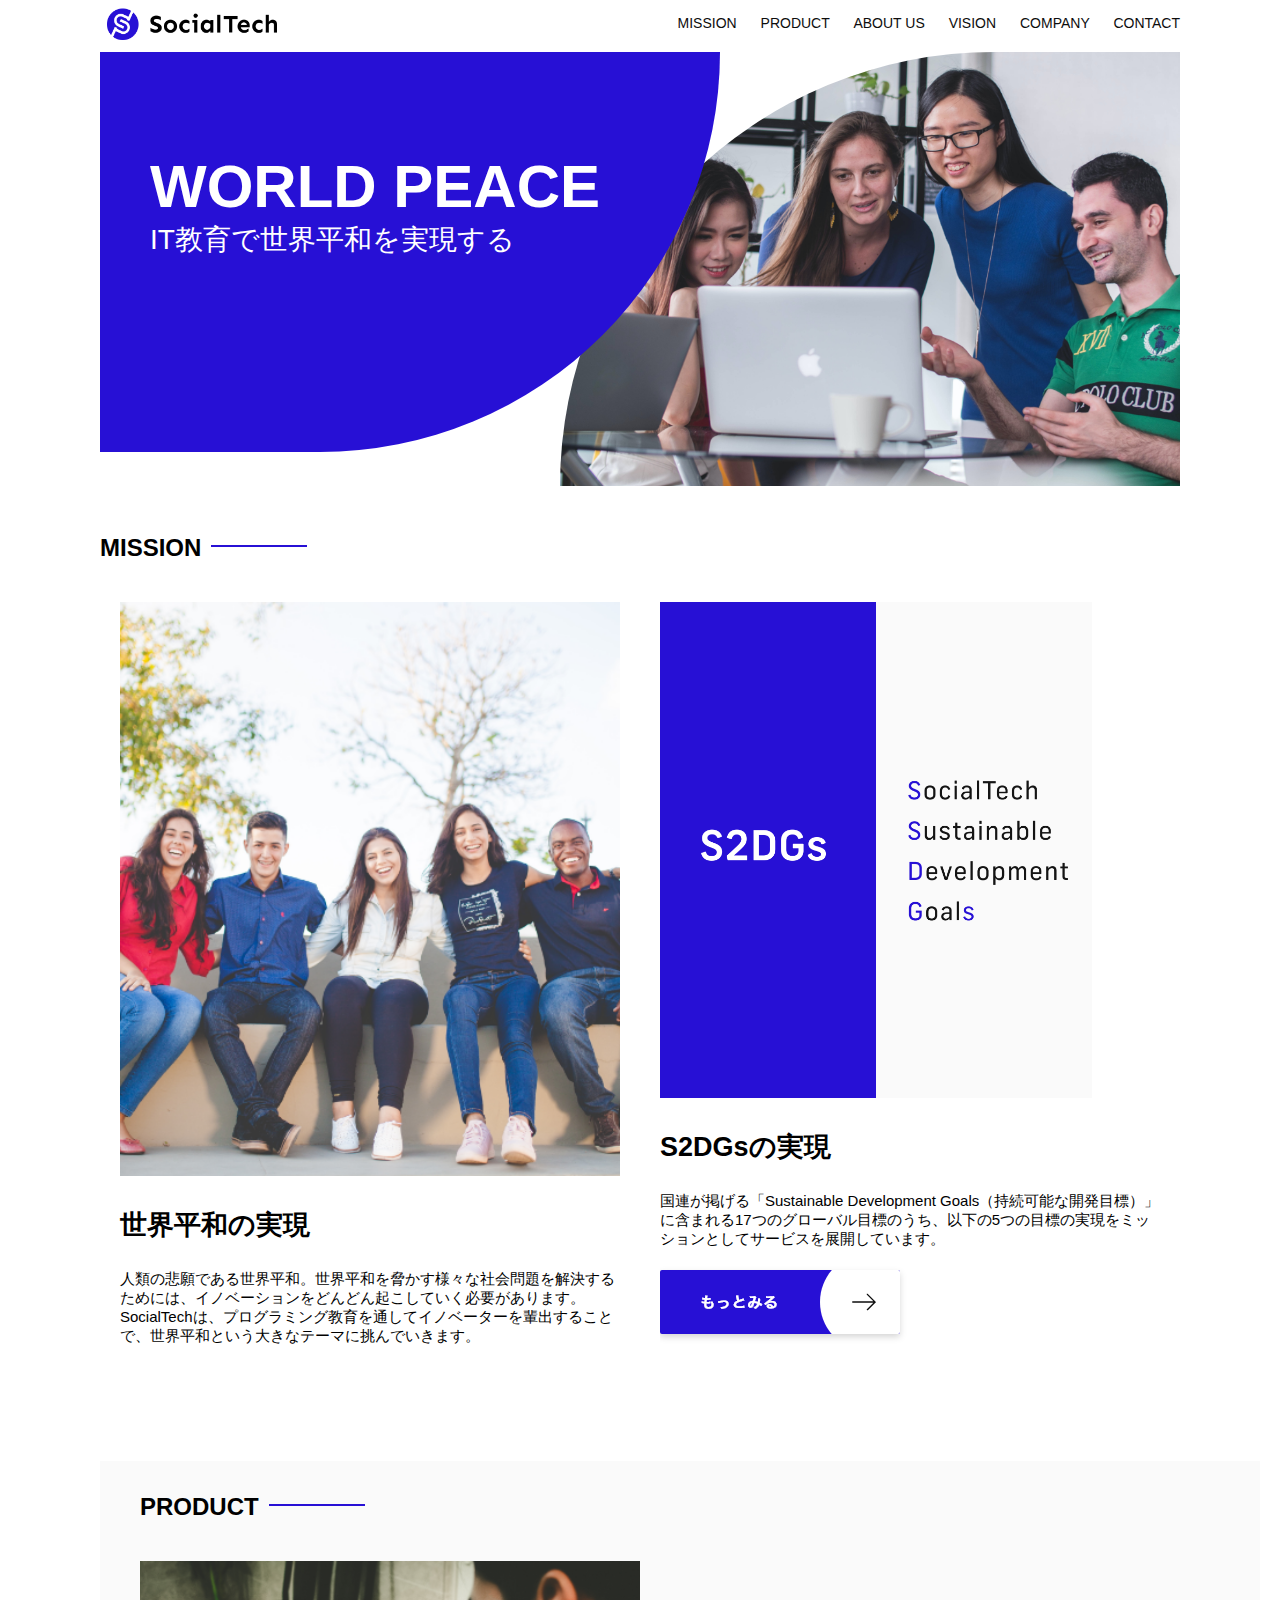
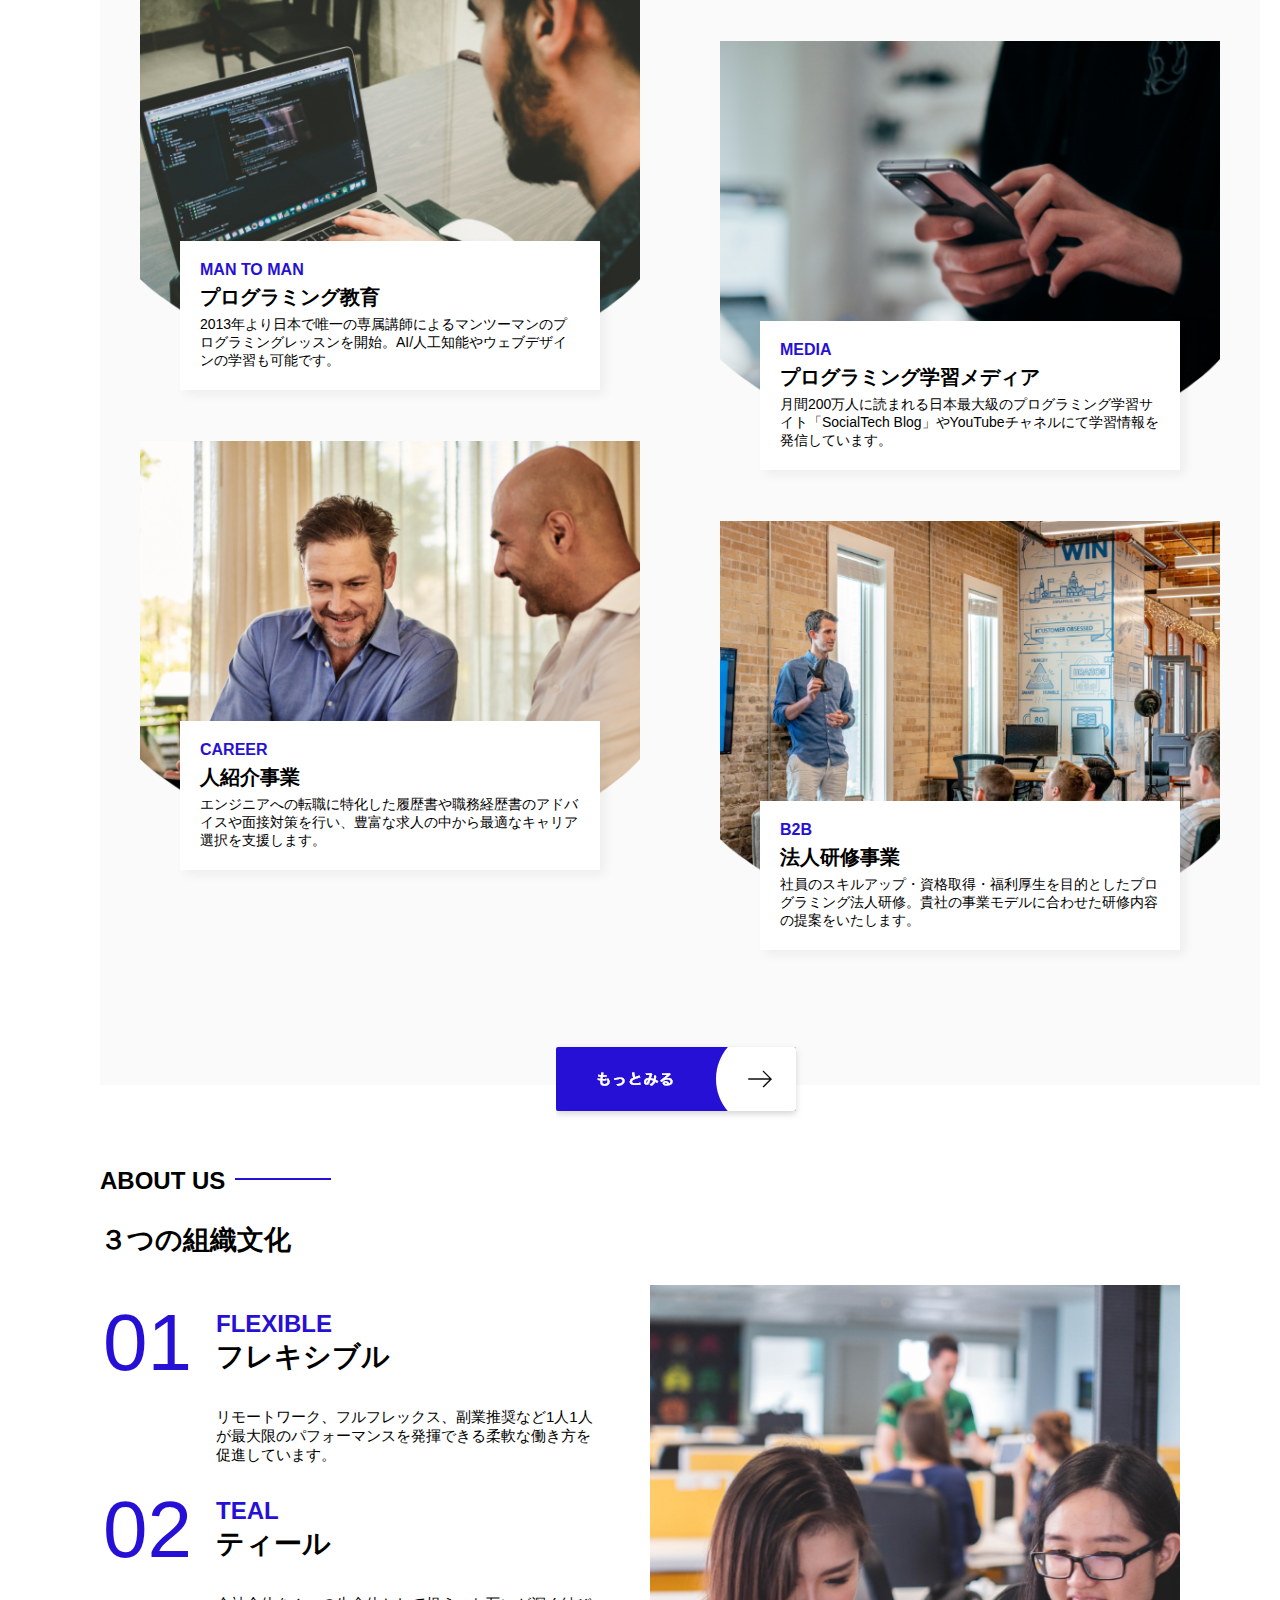
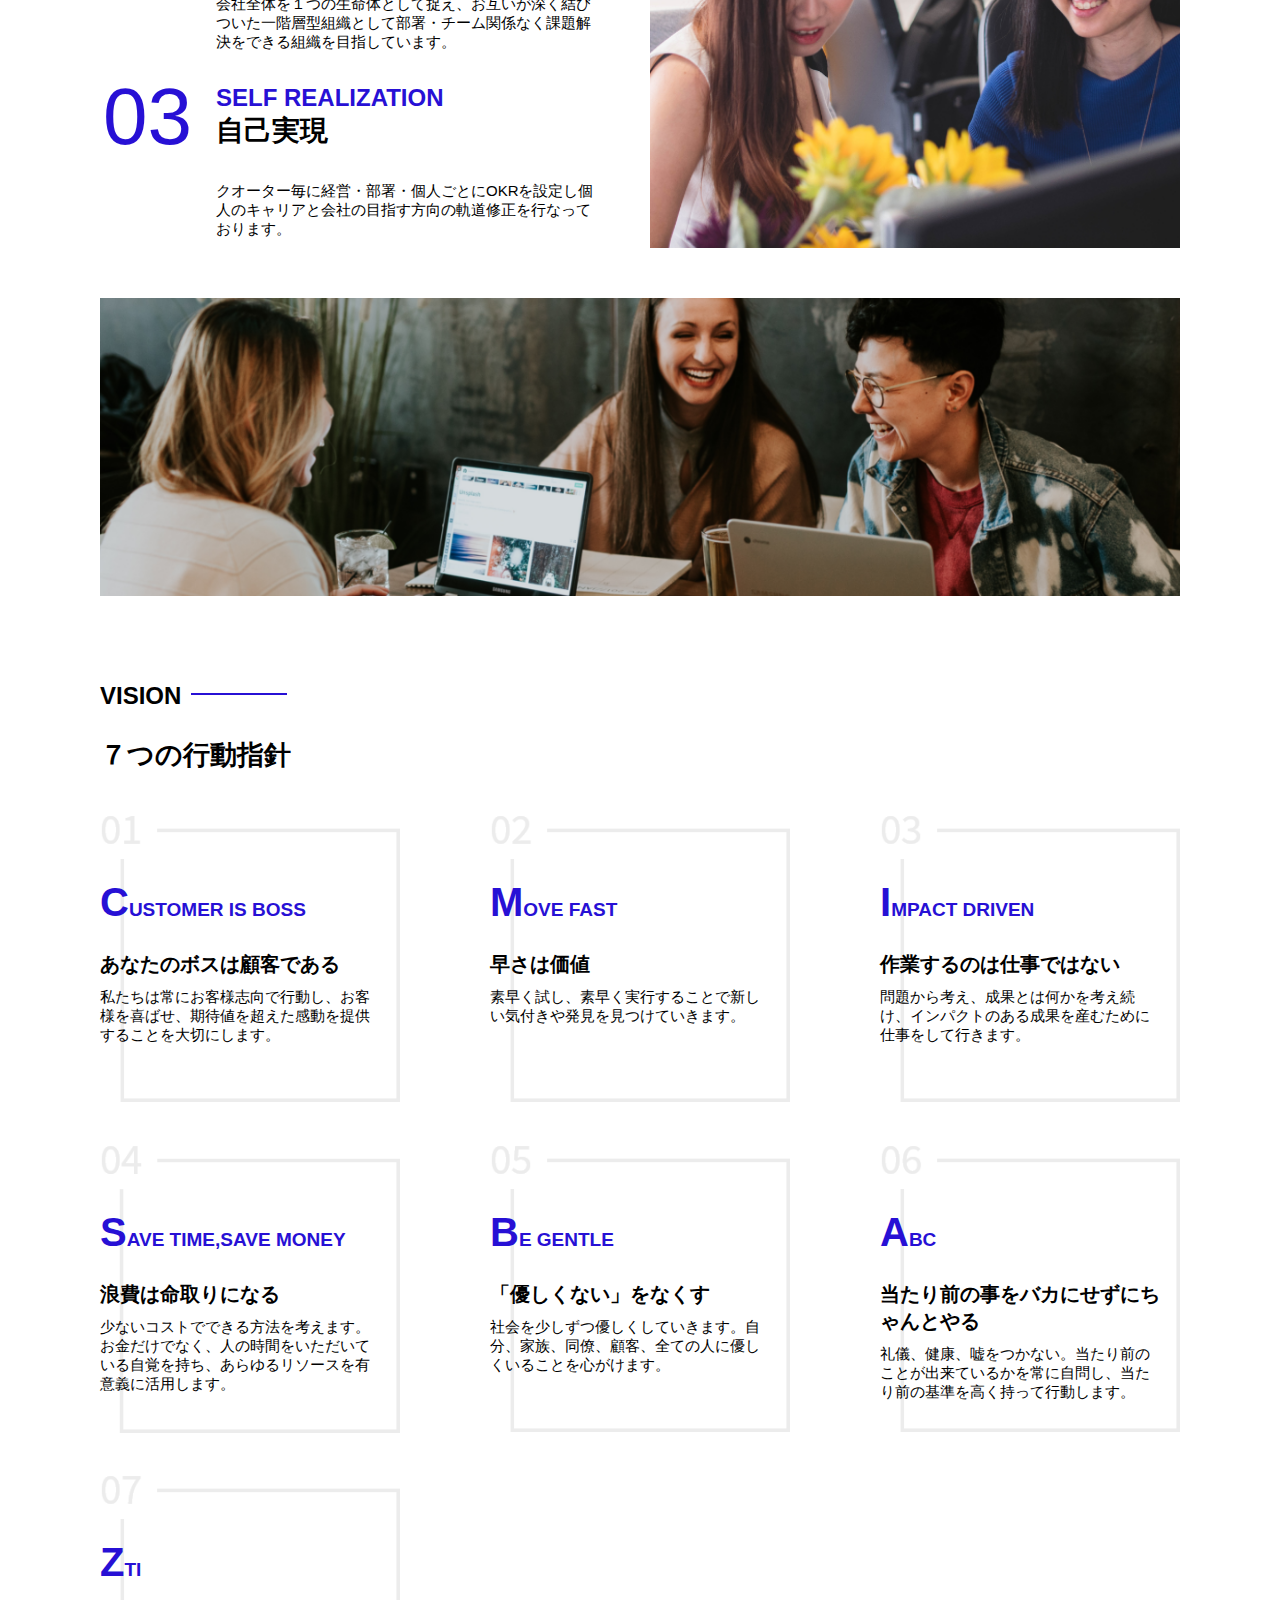
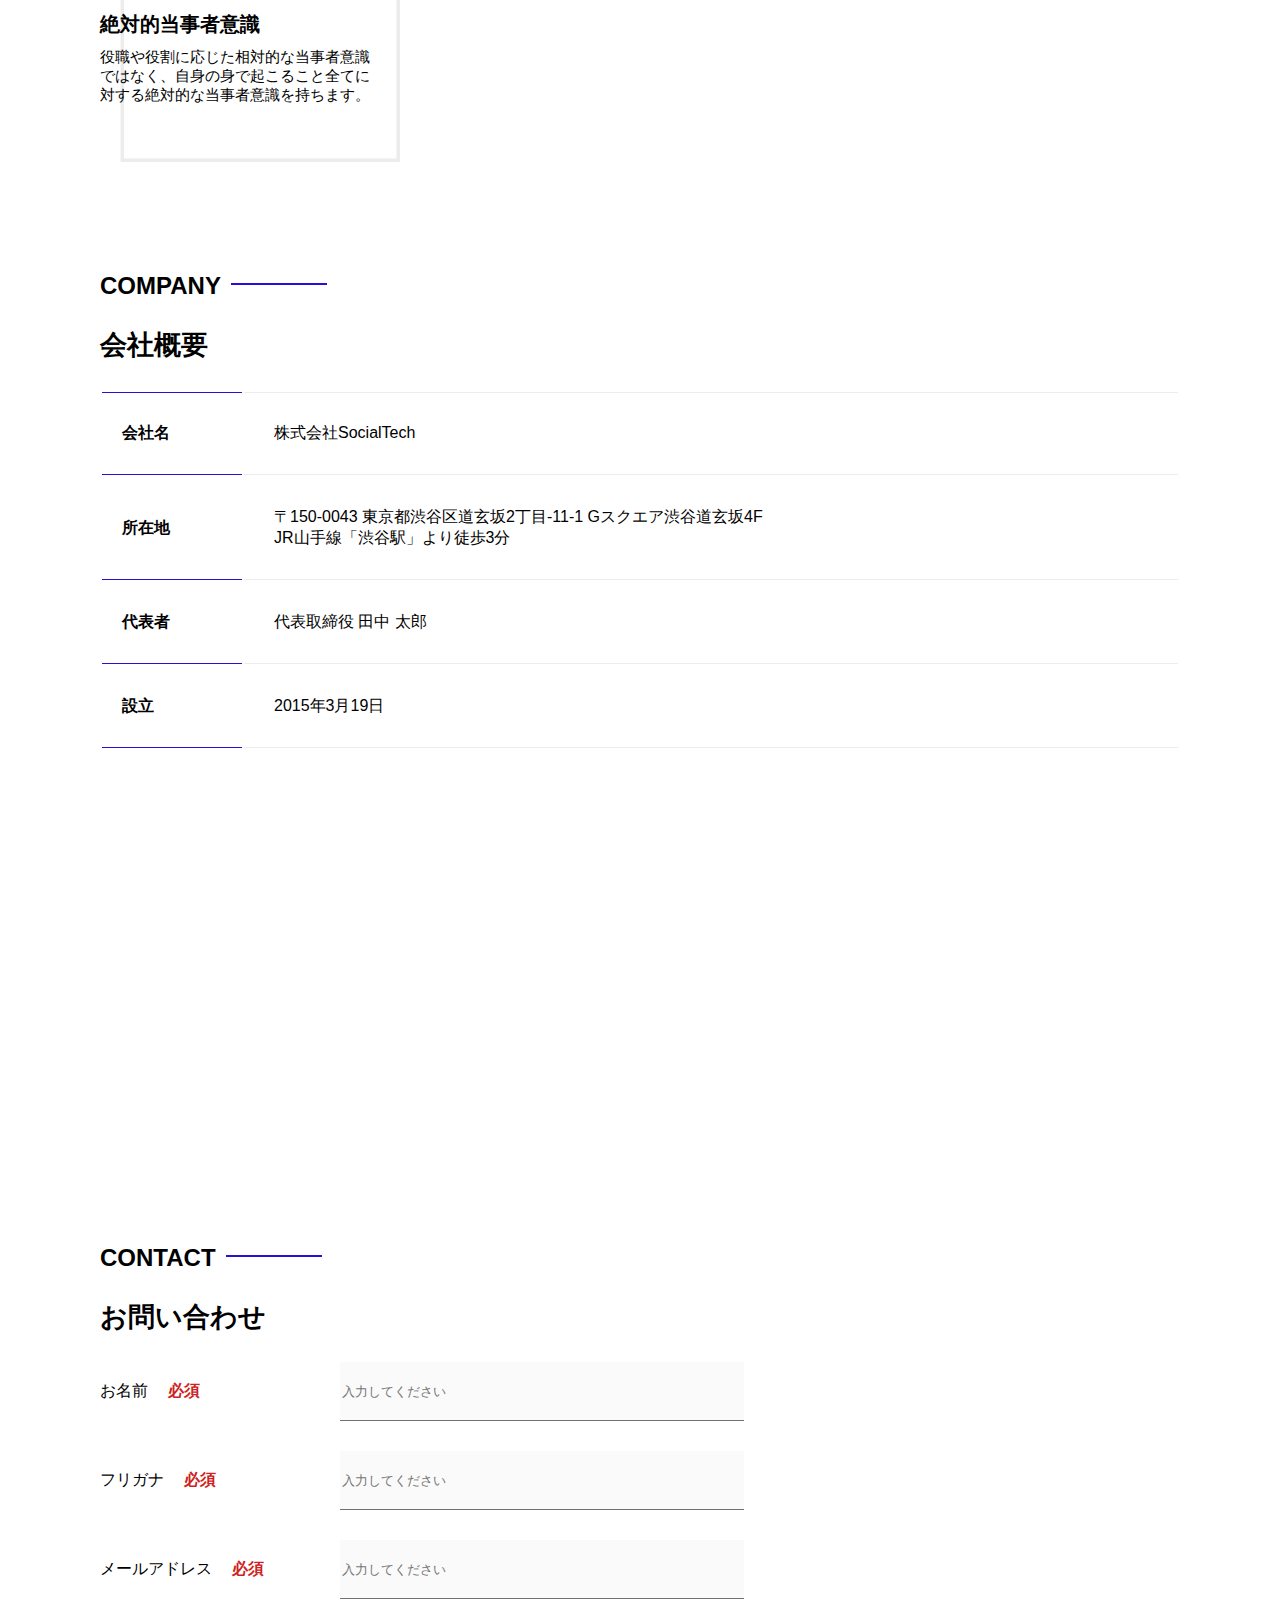
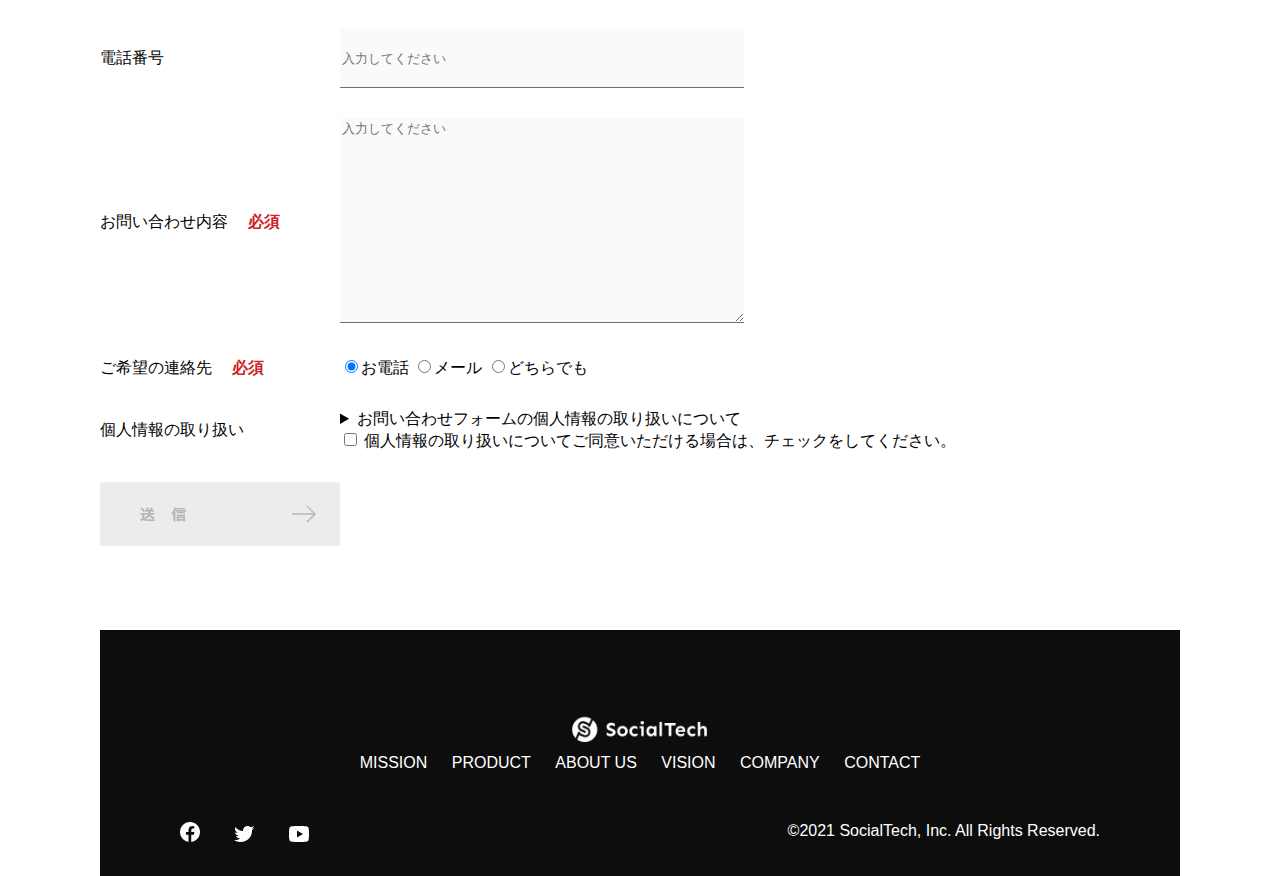
<file: index.html>
<!DOCTYPE html>
<html>
  <head>
    
    <title>SocialTech</title>
    <meta charet="UTF-8">
    <meta name="description" content="SocialTechはEdTech業界のリーディングカンパニーを目指します。">
    <meta name="viewport" content="width=device-width,initial-scale=1.0">
    <link rel="stylesheet" href="style.css">
  </head>
  <body>
    <!-- ヘッダー -->
    <header>
      <!-- ロゴ -->
      <a href="index.html" id="logo"><img src="images/logo.png" alt="トップページに戻る"></a>

      <!-- PC用ナビゲーション -->
      <nav id="nav-pc">
        <a href="mission.html">MISSION</a>
        <a href="product.html">PRODUCT</a>
        <a href="index.html#aboutus">ABOUT US</a>
        <a href="index.html#vision">VISION</a>
        <a href="index.html#company">COMPANY</a>
        <a href="index.html#contact">CONTACT</a>
      </nav>
      <!-- スマホ用メニューボタン -->
       <img id="menu-sp" src="images/button-menu.png" alt="ナビゲーションを開く" onclick="document.getElementById('nav-sp').style.display = 'block'">
      
       <!--スマホ用ナビゲーション  -->
      <nav id="nav-sp">
       <img id="close" src="images/button-close.png" alt="ナビゲーションを閉じる" onclick="document.getElementById('nav-sp').style.display = 'none'">
       <a id="logo-sp" href="index.html" onclick="document.getElementById('nav-sp').style.display = 'none'"><img
          src="images/logo-sp.png" alt="トップページに戻る"></a>
       <a class="menu" href="mission.html" onclick="document.getElementById('nav-sp').style.display = 'none'">MISSION</a>
       <a class="menu" href="product.html" onclick="document.getElementById('nav-sp').style.display = 'none'">PRODUCT</a>
       <a class="menu" href="index.html#aboutus" onclick="document.getElementById('nav-sp').style.display = 'none'">ABOUT
        US</a> 
       <a class="menu" href="index.html#vision"
         onclick="document.getElementById('nav-sp').style.display = 'none'">VISION</a>
       <a class="menu" href="index.html#company"
         onclick="document.getElementById('nav-sp').style.display = 'none'">COMPANY</a>
       <a class="menu" href="index.html#contact"
         onclick="document.getElementById('nav-sp').style.display = 'none'">CONTACT</a>
       <div id="sns">
         <a href="https://www.facebook.com/sejuku2013"><img src="images/button-facebook.png" alt="Facebookのリンク"></a>
         <a href="https://twitter.com/samuraijuku"><img src="images/button-twitter.png" alt="Twitterのリンク"></a>
         <a href="https://www.youtube.com/channel/UCCFOQO5aDK0xXam4cUQXT8g"><img src="images/button-youtube.png" alt="YouTubeのリンク"></a>
       </div>
     </nav>        
      </header>

    <main>
      <article>
        <!-- メインビジュアル -->
        <section id="main-visual">
          <div id="main-message">
            <h1>WORLD PEACE</h1>
            <p>IT教育で世界平和を実現する</p>
          </div>
          <img src="images/index/index-main.png" alt="PCの周りに集まる多国籍の仲間たち">

        </section>
        <!-- ミッション -->
        <section id="mission">
          <h2 class="index-h2">MISSION</h2>
          <div id="mission-flex">
            <div>
              <img id="mission-photo" src="images/index/index-mission.png" alt="屋外のベンチで写真を撮影する多国籍の仲間たち">
              <h3>世界平和の実現</h3>
              <p>
                人類の悲願である世界平和。世界平和を脅かす様々な社会問題を解決するためには、イノベーションをどんどん起こしていく必要があります。SocialTechは、プログラミング教育を通してイノベーターを輩出することで、世界平和という大きなテーマに挑んでいきます。
              </p>
            </div>
            <div>
              <img id="s2DGs" src="images/index/s2dgs.png" alt="S2dgs">
              <h3>S2DGsの実現</h3>
              <p>
                国連が掲げる「Sustainable Development Goals（持続可能な開発目標）」に含まれる17つのグローバル目標のうち、以下の5つの目標の実現をミッションとしてサービスを展開しています。
              </p>
              <a href="mission.html">
                <img src="images/button-more.png" alt="もっとみる">
              </a>
            </div>
          </div>
        </section>
        <!-- PRODUCT -->
        <section id="product">
          <h2 class="index-h2">PRODUCT</h2>
          <div>
            <div id="product-left">
              <div>
                <img class="product-photo" src="images/index/index-mantoman.png" alt="PCでコードを書く男性">
                <div class="product-explain">
                  <span>MAN TO MAN</span>
                  <h3>プログラミング教育</h3>
                  <p>
                    2013年より日本で唯一の専属講師によるマンツーマンのプログラミングレッスンを開始。AI/人工知能やウェブデザインの学習も可能です。</p>
                </div>
              </div>
              <div>
                <img class="product-photo" src="images/index/index-career.png" alt="笑顔で話し合う２人の男性">
                <div class="product-explain">
                  <span>CAREER</span>
                  <h3>人紹介事業</h3>
                  <p>
                    エンジニアへの転職に特化した履歴書や職務経歴書のアドバイスや面接対策を行い、豊富な求人の中から最適なキャリア選択を支援します。</p>
                </div>
              </div>
              </div>

              <div id="product-right">
                 <div>
                  <img class="product-photo" src="images/index/index-media.png" alt="スマートフォンを操作する人">
                  <div class="product-explain">
                    <span>MEDIA</span>
                    <h3>プログラミング学習メディア</h3>
                    <p>月間200万人に読まれる日本最大級のプログラミング学習サイト「SocialTech Blog」やYouTubeチャネルにて学習情報を発信しています。</p>
                 </div>
                </div>
                <div>
                  <img class="product-photo" src="images/index/index-b2b.png" alt="講演中の男性とそれを聴く人々">
                  <div class="product-explain">
                  <span>B2B</span>
                  <h3>法人研修事業</h3>
                  <p>社員のスキルアップ・資格取得・福利厚生を目的としたプログラミング法人研修。貴社の事業モデルに合わせた研修内容の提案をいたします。</p>
                 </div>
                </div>
              </div>
            </div>
            <div>
              <a id="product-more" href="product.html">
              <img src="images/button-more.png" alt="もっとみる">
              </a>
            </div>
          </section>
          <!-- ABOUT US -->
          <section id="aboutus">
            <h2 class="index-h2">ABOUT US</h2>
            <h3>３つの組織文化</h3>
            <div>
              <table class="culture-table">
                <tr>
                  <td>
                  <span class="culture-num">01</span>
                  </td>
                <td>
                  <span class="culture-en">FLEXIBLE</span>
                  <span class="culture-jp">フレキシブル</span>
                </td>    
               </tr>
               <tr>
                <td>
                  <!-- 空のセル -->
                </td>
                <td>
                  <p class="culture-description">
                    リモートワーク、フルフレックス、副業推奨など1人1人が最大限のパフォーマンスを発揮できる柔軟な働き方を促進しています。</p>
                </td>
              </tr>
                <tr>
                  <td>
                  <span class="culture-num">02</span>
                  </td>
                  <td>
                  <span class="culture-en">TEAL</span>
                  <span class="culture-jp">ティール</span>
                  </td>
                 <tr>
                  <td>
                    <!-- 空のセル -->
                  </td>
                  <td>
                  <p class="culture-description">
                    会社全体を１つの生命体として捉え、お互いが深く結びついた一階層型組織として部署・チーム関係なく課題解決をできる組織を目指しています。</p>
                  </td>
                 </tr>
                <tr>
                  <td>
                    <span class="culture-num">03</span>
                  </td>
                  <td>  
                    <span class="culture-en">SELF REALIZATION</span>
                    <span class="culture-jp">自己実現</span>
                  </td>
                </tr>
                <tr>
                  <td>
                    <!-- 空のセル -->
                  </td>
                  <td>
                   <p class="culture-description">クオーター毎に経営・部署・個人ごとにOKRを設定し個人のキャリアと会社の目指す方向の軌道修正を行なっております。</p>
                  </td>
                </tr>
              </table>
              <img class="culture-img" src="images/index/index-aboutus1.png" alt="笑顔で話し合う二人の女性">
            </div>
             <img class="culture-img2" src="images/index/index-aboutus2.png" alt="笑顔で話し合う3人の男女">
          </section>
          <!-- VISION -->
          <section id="vision">
            <h2 class="index-h2">VISION</h2>
            <h3>７つの行動指針</h3>
            <div>
              <div class="vision-box">
                <img src="images/index/vision-01.png" alt="01">
                <span>
                  <h4>CUSTOMER IS BOSS</h4>
                  <h5>あなたのボスは顧客である</h5>
                  <p>私たちは常にお客様志向で行動し、お客様を喜ばせ、期待値を超えた感動を提供することを大切にします。</p>
                </span>
              </div>
              <div class="vision-box">
                <img src="images/index/vision-02.png" alt="02">
                <span>
                  <h4>MOVE FAST</h4>
                  <h5>早さは価値</h5>
                  <p>素早く試し、素早く実行することで新しい気付きや発見を見つけていきます。</p>
                </span>
              </div>
              <div class="vision-box">
                <img src="images/index/vision-03.png" alt="03">
                <span>
                  <h4>IMPACT DRIVEN</h4>
                  <h5>作業するのは仕事ではない</h5>
                  <p>問題から考え、成果とは何かを考え続け、インパクトのある成果を産むために仕事をして行きます。</p>
                </span>
              </div>
              <div class="vision-box">
                <img src="images/index/vision-04.png" alt="04">
                <span>
                  <h4>SAVE TIME,SAVE MONEY</h4>
                  <h5>浪費は命取りになる</h5>
                  <p>少ないコストでできる方法を考えます。お金だけでなく、人の時間をいただいている自覚を持ち、あらゆるリソースを有意義に活用します。</p>
                </span>
              </div>
              <div class="vision-box">
                <img src="images/index/vision-05.png" alt="05">
                <span>
                  <h4>BE GENTLE</h4>
                  <h5>「優しくない」をなくす</h5>
                  <p>社会を少しずつ優しくしていきます。自分、家族、同僚、顧客、全ての人に優しくいることを心がけます。</p>
                </span>
              </div>
              <div class="vision-box">
                <img src="images/index/vision-06.png" alt="06">
                <span>
                  <h4>ABC</h4>
                  <h5>当たり前の事をバカにせずにちゃんとやる</h5>
                  <p>礼儀、健康、嘘をつかない。当たり前のことが出来ているかを常に自問し、当たり前の基準を高く持って行動します。</p>
                </span>
              </div>
              <div class="vision-box">
                <img src="images/index/vision-07.png" alt="07">
                <span>
                  <h4>ZTI</h4>
                  <h5>絶対的当事者意識</h5>
                  <p>役職や役割に応じた相対的な当事者意識ではなく、自身の身で起こること全てに対する絶対的な当事者意識を持ちます。</p>
                </span>
              </div>
             </div>
         </section>
         <!-- COMPANY -->
         <section id="company">
          <h2 class="index-h2">COMPANY</h2>
          <h3>会社概要</h3>
          <table id="company-table">
            <tr>
              <th class="tableheader-first">会社名</th>
              <td class="cell-first">株式会社SocialTech</td>
            </tr>
            <tr>
              <th class="tableheader">所在地</th>
              <td class="cell">〒150-0043 東京都渋谷区道玄坂2丁目-11-1 Gスクエア渋谷道玄坂4F<br>JR山手線「渋谷駅」より徒歩3分</td>
            </tr>
            <tr>
              <th class="tableheader">代表者</th>
              <td class="cell">代表取締役 田中 太郎</td>
            </tr>
            <tr>
              <th class="tableheader">設立</th>
              <td class="cell">2015年3月19日</td>
            </tr>
          </table>
          <iframe
           src="https://www.google.com/maps/embed?pb=!1m14!1m12!1m3!1d3055.8709686364605!2d139.69669164846866!3d35.65801341723547!2m3!1f0!2f0!3f0!3m2!1i1024!2i768!4f13.1!5e0!3m2!1sja!2sjp!4v1690408338696!5m2!1sja!2sjp"style="border:0;" allowfullscreen="" loading="lazy">
          </iframe>
         </section>
         <!-- CONTACT -->
         <section id="contact">
          <h2 class="index-h2">CONTACT</h2>
          <h3>お問い合わせ</h3>
          <form action="https://api.staticforms.xyz/submit" method="post">
            <input type="text" name="honeypot" style="display:none">
            <input type="hidden" name="accessKey" value="bfc125d5-3739-4c71-b740-1b3d04b94a4f">
            <input type="hidden" name="subject" value="お問い合わせフォーム"/>
            <input type="hidden" name="replyTo" value="hyuu.ii55@gmail.com">
            <input type="hidden" name="redirectTo" value="">
  
            <div>
              <div class="contact-heading">
                <label class="contact-label">お名前<span class="contact-span">必須</span></label>
              </div>
              <div>
                <input type="text" name="name" placeholder="入力してください" class="contact-textbox">
              </div>
            </div>
            <div>
              <div class="contact-heading">
                <label class="contact-label">フリガナ<span class="contact-span">必須</span></label>
              </div>
              <div>
                <input type="text" name="hurigana" placeholder="入力してください" class="contact-textbox">
              </div>
             </div>
             <div>
                <div class="contact-heading">
                  <label class="contact-label">メールアドレス<span class="contact-span">必須</span></label>
                </div>
                <div>
                  <input type="text" name="email" placeholder="入力してください" class="contact-textbox">
                </div>
               </div> 
                <div>
                  <div class="contact-heading">
                    <label class="contact-label">電話番号</label>
                  </div>
                  <div>
                    <input type="text" name="tel" placeholder="入力してください" class="contact-textbox">
                  </div>
                 </div> 
                  <div>
                    <div class="contact-heading">
                      <label class="contact-label">お問い合わせ内容<span class="contact-span">必須</span></label>
                    </div>
                    <div>
                      <textarea class="contact-textarea" placeholder="入力してください" name="message"></textarea>
                    </div>
                  </div>
                  <div>
                    <div class="contact-heading">
                      <label class="contact-label">ご希望の連絡先<span class="contact-span">必須</span></label>
                    </div>
                    <div>
                      <input class="radiobutton" type="radio" value="tel" name="contact" checked><label>お電話</label>
                      <input class="radiobutton" type="radio" value="mail" name="contact"><label>メール</label>
                      <input class="radiobutton" type="radio" value="both" name="contact"><label>どちらでも</label>
                    </div>
                  </div>
                  <div>
                    <div class="contact-heading">
                      <label class="contact-label">個人情報の取り扱い</label>
                    </div>
                    <div>
                      <details>
                        <summary>お問い合わせフォームの個人情報の取り扱いについて</summary>
                        <div>
                        <span>１．組織の名称又は氏名</span><br>
                        株式会社SocialTech<br><br>
                        <span>２．個人情報保護管理者（若しくはその代理人）の氏名又は職名、所属及び連絡先
                          鈴木 一郎 コーポレート部</span><br>
                        メールアドレス：support@socialtech.net<br>
                        TEL：03-xxxx-xxxx<br>
                        <span>３．個人情報の利用目的</span><br>
                        ・本サービス及び本サービスに関連する情報の提供又はそれらに関する連絡のため<br>
                        ・ユーザーの本人確認のため<br>
                        ・当社サービスのご案内のため<br>
                        ・当社の商品等の広告または宣伝（電子メールによるものを含むものとします。）<br><br>
                        <span>４．個人情報の取り扱い業務の委託</span><br>
                        個人情報の取扱業務の全部または一部を外部に業務委託する場合があります。<br>
                        その際、弊社は、個人情報を適切に保護できる管理体制を敷き実行していることを条件として<br>
                        委託先を厳選したうえで、機密保持契約を委託先と締結し、お客様の個人情報を厳密に管理させます。<br><br>
                        <span>５．個人情報の開示等の請求</span><br>
                        お客様は、弊社に対してご自身の個人情報の開示等（利用目的の通知、開示、内容の訂正・追加・削除、利用の停止または消去、第三者への提供の停止）に関して、当社問合わせ窓口に申し出ることができます。<br>
                        その際、弊社はお客様ご本人を確認させていただいたうえで、合理的な期間内に対応いたします。<br><br>
                        なお、個人情報に関する弊社問合わせ先は、次の通りです。<br><br>
                        株式会社SocialTech　個人情報問合せ窓口<br>
                        〒150-0043　東京都渋谷区道玄坂2丁目11-1 Ｇスクエア渋谷道玄坂 4F<br>
                        メールアドレス：support@socialtech.net　TEL：03-xxxx-xxxx<br><br>
                        <span>６．個人情報を提供されることの任意性について</span><br><br>
                        お客様がご自身の個人情報を弊社に提供されるか否かは、お客様のご判断によりますが、もしご提供されない場合には、適切なサービスが提供できない場合がありますので予めご了承ください。
                      </div>
                      </details>
                      <input type="checkbox" name="agree">
                      <span>個人情報の取り扱いについてご同意いただける場合は、チェックをしてください。</span>

                  </div>
                </div>
                <input type="image" src="images/button-submit.png" alt="送信する">
          </form>
         </section>
         <!-- footer -->
         <footer>
          <div id="fotter-logo">
            <img src="images/logo-sp.png" alt="SocialTech">
            </div>
            <div id="footer-link">
            <a href="mission.html">MISSION</a>
            <a href="product.html">PRODUCT</a>
            <a href="index.html#aboutus">ABOUT US</a>
            <a href="index.html#vision">VISION</a>
            <a href="index.html#company">COMPANY</a>
            <a href="index.html#contact">CONTACT</a>
          </div>
          <div id="sns-footer">
            <a href="http://www.facebook.com/sejuku2013"><img src="images/button-facebook.png" alt="Facebookのリンク"></a>
            <a href="http://twitter.com/samuraijuku"><img src="images/button-twitter.png" alt="Twitterのリンク"></a>
            <a href="http://www.youtube.com/channel/UCCFOQO5aDK0xXam4cUQXT8g"><img src="images/button-youtube.png" alt="YouTubeのリンク"></a>
            <span id="copyright">&copy;2021 SocialTech, Inc. All Rights Reserved.</span>
          </div>
        


         </footer>

      </article>
    </main>
    

  </body>
</html>
</file>
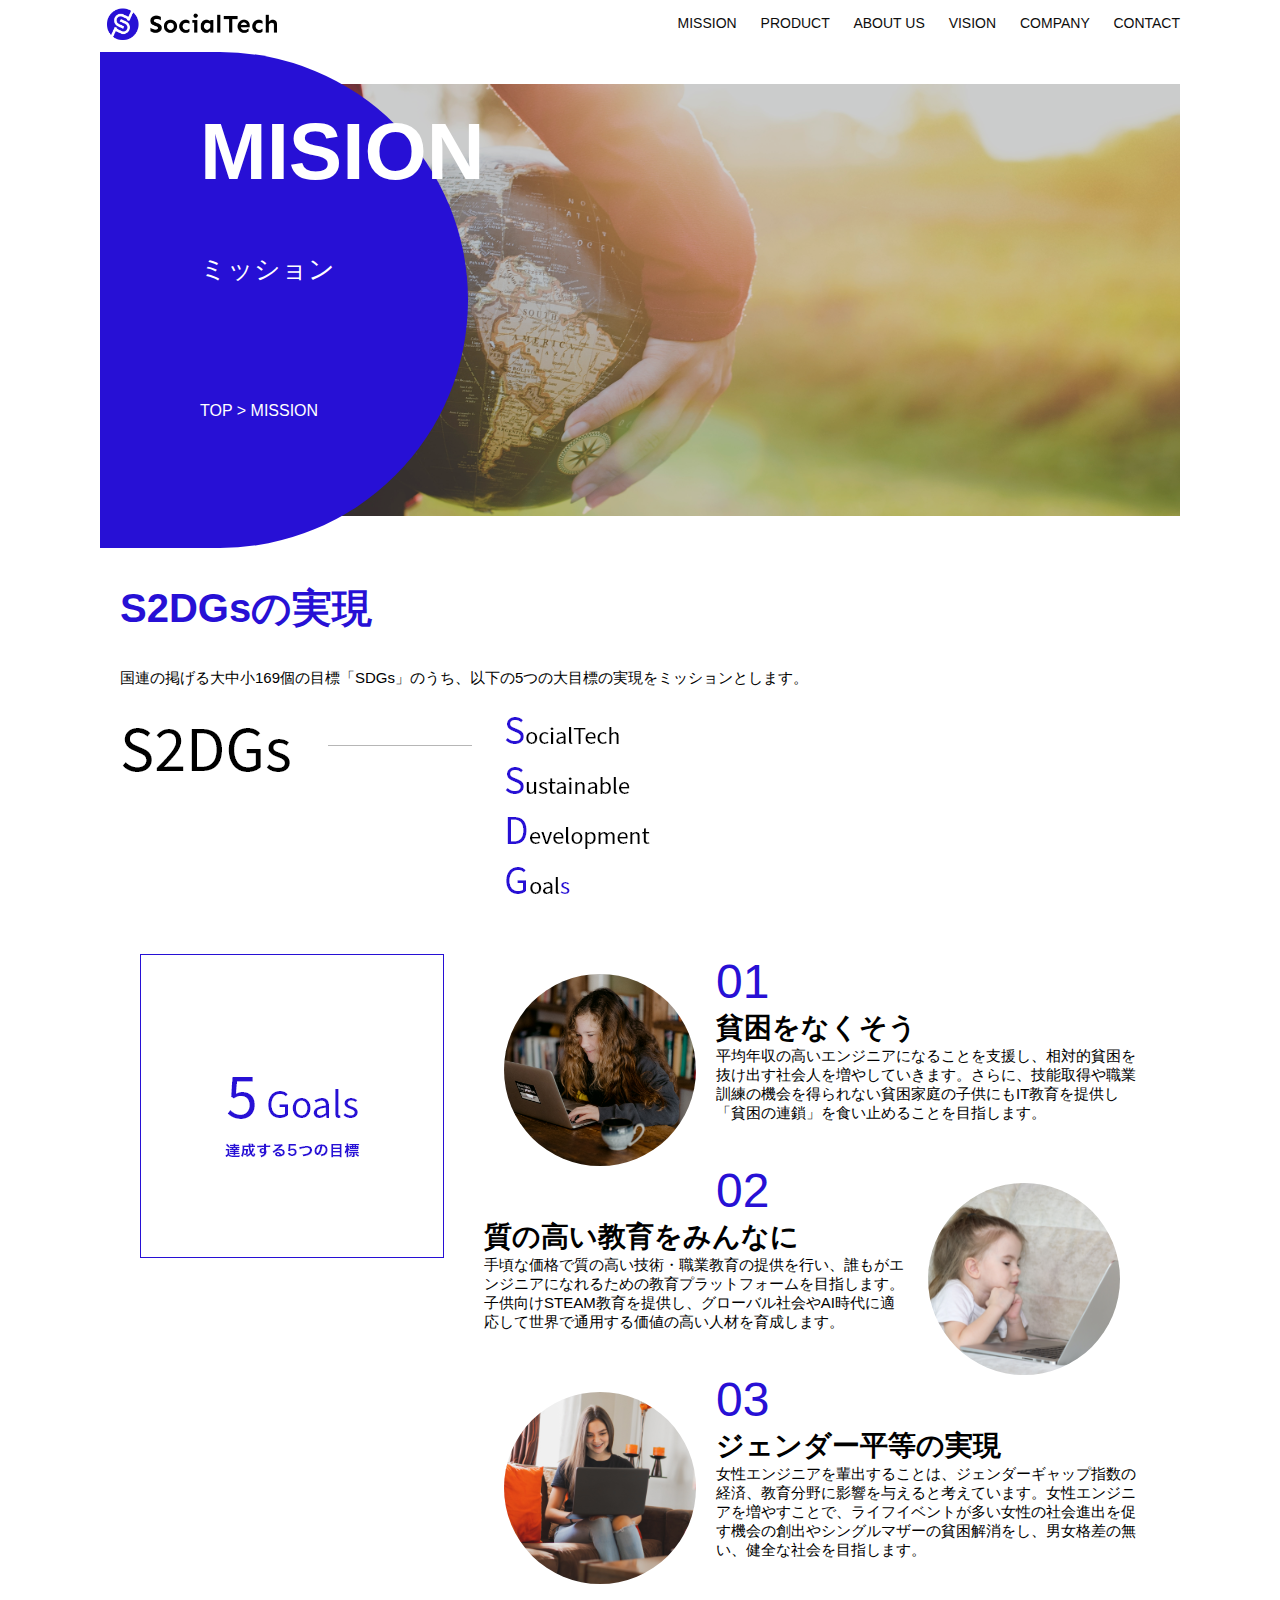
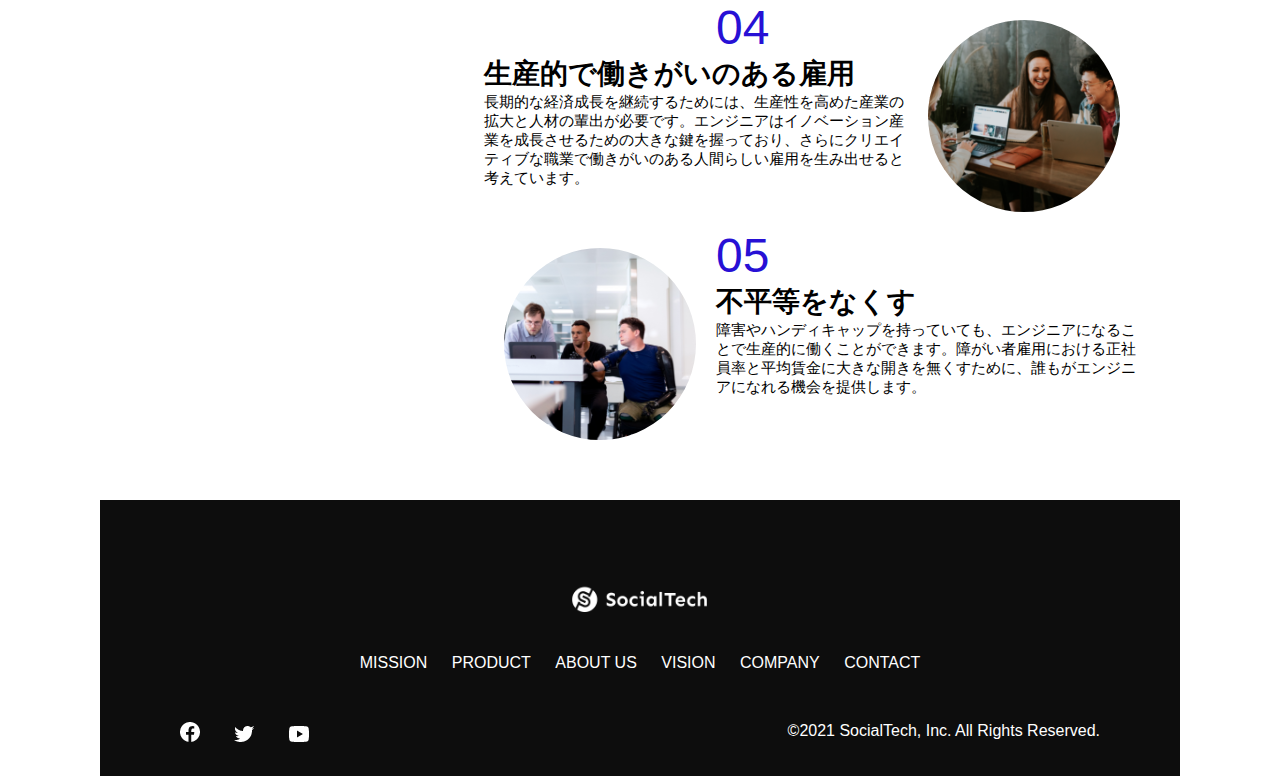
<file: mission.html>
<!DOCTYPE html>
<html>
  <head>
    
    <title>SocialTech - MISSION ミッション -</title>
    <meta charset="UTF-8">
    <meta name="description" content="SocialTechが目指す５つの目標(S2DGs)を紹介します">
    <meta name="viewport" content="width=device-width, initial-scale=1.0">
    <link rel="stylesheet" href="style.css">
  </head>
  
  <body>
    <!-- ヘッダー -->
    <header>
      <a href="index.html" id="logo"><img src="images/logo.png" alt="トップページに戻る"</a>

      <!-- PC用ナビゲーション -->
      <nav id="nav-pc">
        <a href="mission.html">MISSION</a>
        <a href="product.html">PRODUCT</a>
        <a href="index.html#aboutus">ABOUT US</a>
        <a href="index.html#vision">VISION</a>
        <a href="index.html#company">COMPANY</a>
        <a href="index.html#contact">CONTACT</a>
      </nav>

      <!-- スマホ用メニューボタン -->
      <img id="menu-sp" src="images/button-menu.png" alt="ナビゲーションを開く" onclick="document.getElementById('nav-sp').style.display = 'block'">
  
      <!-- スマホ用ナビゲーション -->
      <nav id="nav-sp">
        <img id="close" src="images/button-close.png" alt="ナビゲーションを閉じる" onclick="document.getElementById('nav-sp').style.display = 'none'">
        <a id="logo-sp" href="index.html" onclick="document.getElementById('nav-sp').style.display = 'none'"><img
            src="images/logo-sp.png" alt="トップページに戻る"></a>
        <a class="menu" href="mission.html" onclick="document.getElementById('nav-sp').style.display = 'none'">MISSION</a>
        <a class="menu" href="product.html" onclick="document.getElementById('nav-sp').style.display = 'none'">PRODUCT</a>
        <a class="menu" href="index.html#aboutus" onclick="document.getElementById('nav-sp').style.display = 'none'">ABOUT
          US</a>
        <a class="menu" href="index.html#vision"
          onclick="document.getElementById('nav-sp').style.display = 'none'">VISION</a>
        <a class="menu" href="index.html#company"
          onclick="document.getElementById('nav-sp').style.display = 'none'">COMPANY</a>
        <a class="menu" href="index.html#contact"
          onclick="document.getElementById('nav-sp').style.display = 'none'">CONTACT</a>
        <div id="sns">
          <a href="https://www.facebook.com/sejuku2013"><img src="images/button-facebook.png" alt="Facebookのリンク"></a>
          <a href="https://twitter.com/samuraijuku"><img src="images/button-twitter.png" alt="Twitterのリンク"></a>
          <a href="https://www.youtube.com/channel/UCCFOQO5aDK0xXam4cUQXT8g"><img src="images/button-youtube.png" alt="YouTubeのリンク"></a>
        </div>
      </nav>
    </header>
    <main>
      <article>
        <section id="mission-main">
          <div id="mission-title">
            <h1>MISION</h1>
            <span>ミッション</span>
            <div>TOP > MISSION</div>
          </div>
        </section>
        <!-- S2DGs -->
        <section id="mission-s2dgs">
          <h2 class="mission-h2">S2DGsの実現</h2>
          <p>国連の掲げる大中小169個の目標「SDGs」のうち、以下の5つの大目標の実現をミッションとします。</p>
          <img src="images/mission/mission-s2dgs.png" alt="S2DGs">
        </section>
        <!-- 5Goals -->
        <section id="mission-5goals">
          <div>
            <img src="images/mission/mission-5goals.png" alt="5Goals">
          </div>
          <div>
            <div>
              <img class="fivegoals-image-left" src="images/mission/mission-5goals01.png" alt="PCを操作する女の子">
              <span class="fivegoals-number">01</span>
              <h3 class="fivegoals-h3">貧困をなくそう</h3>
              <p class="fivegoals-p">
                平均年収の高いエンジニアになることを支援し、相対的貧困を抜け出す社会人を増やしていきます。さらに、技能取得や職業訓練の機会を得られない貧困家庭の子供にもIT教育を提供し「貧困の連鎖」を食い止めることを目指します。</p>
            </div>
            <div>
              <img class="fivegoals-image-right" src="images/mission/mission-5goals02.png" alt="PCを見つめる小さい女の子">
              <span class="fivegoals-number">02</span>
              <h3 class="fivegoals-h3">質の高い教育をみんなに</h3>
              <p class="fivegoals-p">
                手頃な価格で質の高い技術・職業教育の提供を行い、誰もがエンジニアになれるための教育プラットフォームを目指します。子供向けSTEAM教育を提供し、グローバル社会やAI時代に適応して世界で通用する価値の高い人材を育成します。</p>
            </div>
            <div>
              <img class="fivegoals-image-left" src="images/mission/mission-5goals03.png" alt="PCを操作する女性">
              <span class="fivegoals-number">03</span>
              <h3 class="fivegoals-h3">ジェンダー平等の実現</h3>
              <p class="fivegoals-p">
                女性エンジニアを輩出することは、ジェンダーギャップ指数の経済、教育分野に影響を与えると考えています。女性エンジニアを増やすことで、ライフイベントが多い女性の社会進出を促す機会の創出やシングルマザーの貧困解消をし、男女格差の無い、健全な社会を目指します。</p>
            </div>
            <div>
              <img class="fivegoals-image-right" src="images/mission/mission-5goals04.png" alt="笑顔で話し合う3人の男女">
              <span class="fivegoals-number">04</span>
              <h3 class="fivegoals-h3">生産的で働きがいのある雇用</h3>
              <p class="fivegoals-p">
                長期的な経済成長を継続するためには、生産性を高めた産業の拡大と人材の輩出が必要です。エンジニアはイノベーション産業を成長させるための大きな鍵を握っており、さらにクリエイティブな職業で働きがいのある人間らしい雇用を生み出せると考えています。</p>
            </div>
            <div>
              <img class="fivegoals-image-left" src="images/mission/mission-5goals05.png" alt="障害を持つ男性が生き生きと働く様子">
              <span class="fivegoals-number">05</span>
              <h3 class="fivegoals-h3">不平等をなくす</h3>
              <p class="fivegoals-p">障害やハンディキャップを持っていても、エンジニアになることで生産的に働くことができます。障がい者雇用における正社員率と平均賃金に大きな開きを無くすために、誰もがエンジニアになれる機会を提供します。</p>
            </div>

          </div>

        </section>
      </article>
      <footer>
        <div id="footer-logo">
          <img src="images/logo-sp.png" alt="SocialTech">
        </div>
        <div id="footer-link">
          <a href="mission.html">MISSION</a>
          <a href="product.html">PRODUCT</a>
          <a href="index.html#aboutus">ABOUT US</a>
          <a href="index.html#vision">VISION</a>
          <a href="index.html#company">COMPANY</a>
          <a href="index.html#contact">CONTACT</a>
        </div>
        <div id="sns-footer">
          <a href="https://www.facebook.com/sejuku2013"><img src="images/button-facebook.png" alt="Facebookのリンク"></a>
          <a href="https://twitter.com/samuraijuku"><img src="images/button-twitter.png" alt="Twitterのリンク"></a>
          <a href="https://www.youtube.com/channel/UCCFOQO5aDK0xXam4cUQXT8g"><img src="images/button-youtube.png" alt="YouTubeのリンク"></a>
          <span id="copyright">&copy;2021 SocialTech, Inc. All Rights Reserved. </span>
        </div>
    
    </footer>
    </main>

  </body>
</html>
</file>
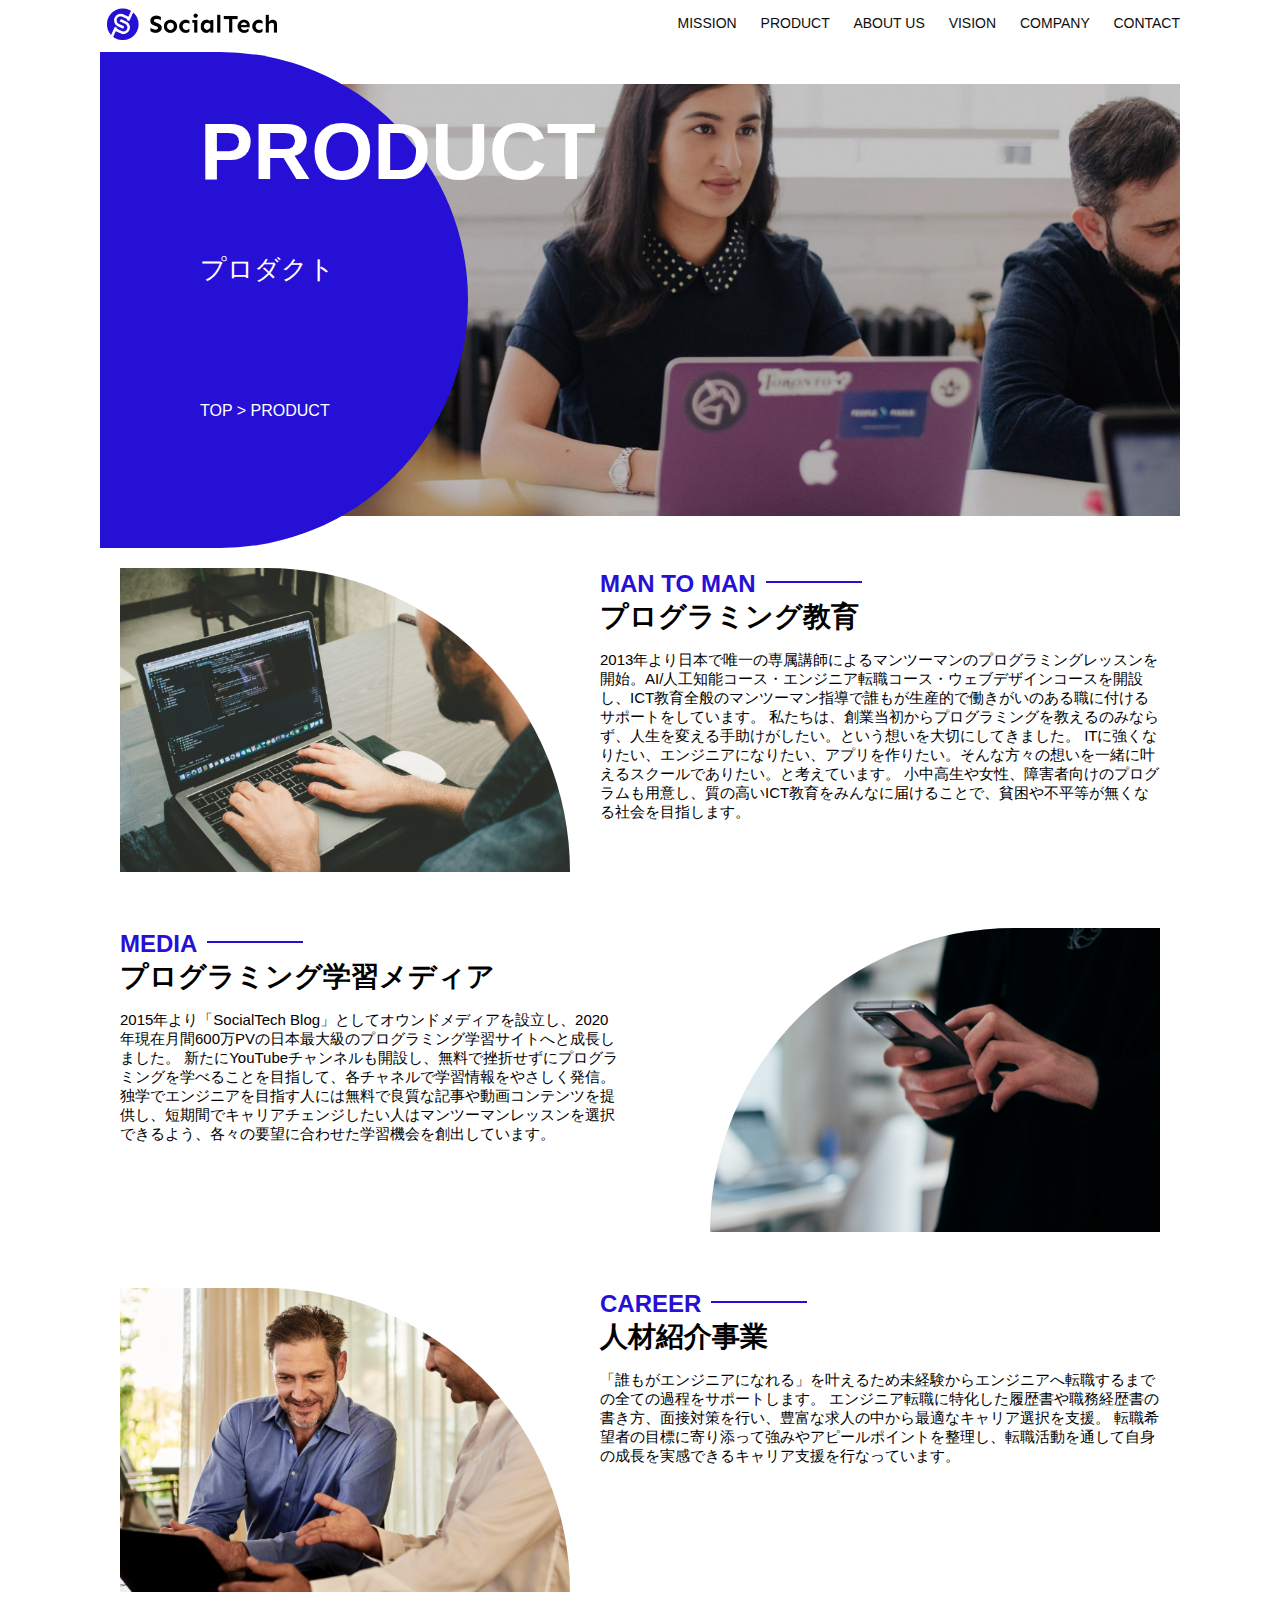
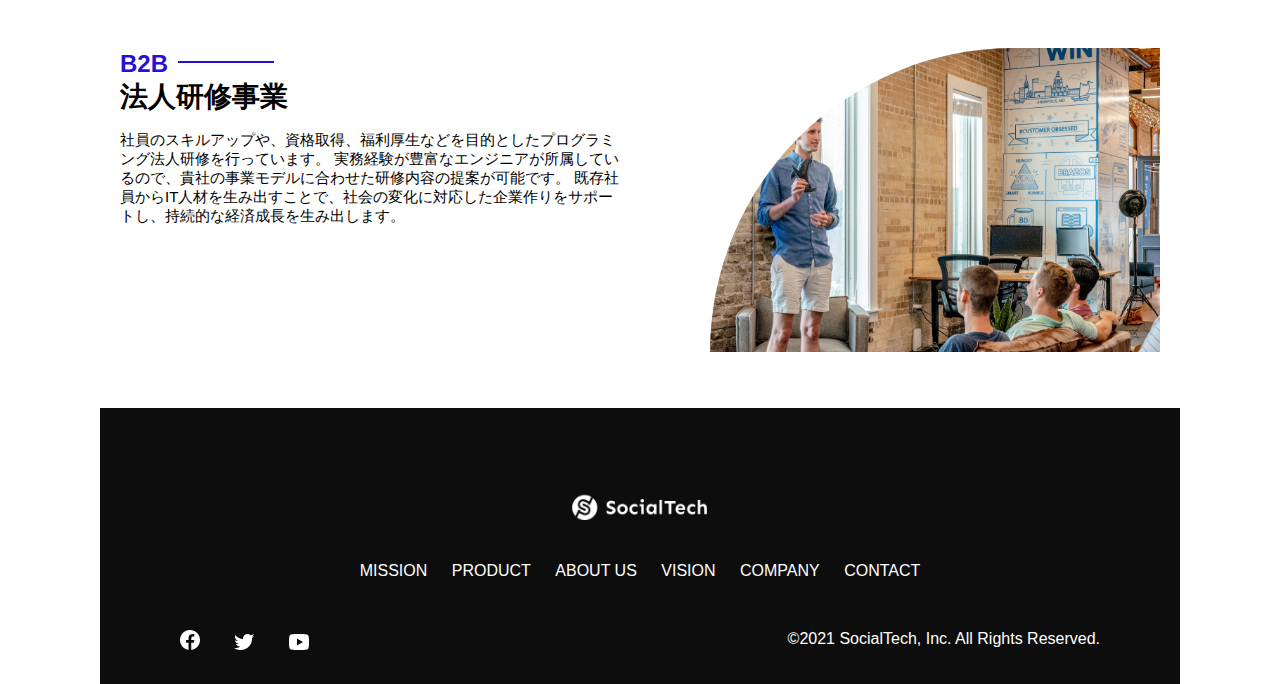
<file: product.html>
<!DOCTYPE html>
 <html>
 <head>
    <title>SocialTech -PRODUCT プロダクト-</title>
  <meta charset="UTF-8">
  <meta name="description" content="SocialTechの４つのプロダクトを紹介します">
   <meta name="viewport" content="width=device-width, initial-scale=1.0">
  <link rel="stylesheet" href="style.css">
 </head>

 <body>
   <!-- ヘッダー -->
   <header>
     <!-- ロゴ -->
     <a href="index.html" id="logo"><img src="images/logo.png" alt="トップページに戻る"></a>
 
     <!-- PC用ナビゲーション -->
     <nav id="nav-pc">
       <a href="mission.html">MISSION</a>
       <a href="product.html">PRODUCT</a>
       <a href="index.html#aboutus">ABOUT US</a>
       <a href="index.html#vision">VISION</a>
       <a href="index.html#company">COMPANY</a>
       <a href="index.html#contact">CONTACT</a>
     </nav>
 
     <!-- スマホ用メニューボタン -->
     <img id="menu-sp" src="images/button-menu.png" alt="ナビゲーションを開く" onclick="document.getElementById('nav-sp').style.display = 'block'">
 
     <!-- スマホ用ナビゲーション -->
     <nav id="nav-sp">
       <img id="close" src="images/button-close.png" alt="ナビゲーションを閉じる" onclick="document.getElementById('nav-sp').style.display = 'none'">
       <a id="logo-sp" href="index.html" onclick="document.getElementById('nav-sp').style.display = 'none'"><img
           src="images/logo-sp.png" alt="トップページに戻る"></a>
       <a class="menu" href="mission.html" onclick="document.getElementById('nav-sp').style.display = 'none'">MISSION</a>
       <a class="menu" href="product.html" onclick="document.getElementById('nav-sp').style.display = 'none'">PRODUCT</a>
       <a class="menu" href="index.html#aboutus" onclick="document.getElementById('nav-sp').style.display = 'none'">ABOUT
         US</a>
       <a class="menu" href="index.html#vision"
         onclick="document.getElementById('nav-sp').style.display = 'none'">VISION</a>
       <a class="menu" href="index.html#company"
         onclick="document.getElementById('nav-sp').style.display = 'none'">COMPANY</a>
       <a class="menu" href="index.html#contact"
         onclick="document.getElementById('nav-sp').style.display = 'none'">CONTACT</a>
       <div id="sns">
         <a href="https://www.facebook.com/sejuku2013"><img src="images/button-facebook.png" alt="Facebookのリンク"></a>
         <a href="https://twitter.com/samuraijuku"><img src="images/button-twitter.png" alt="Twitterのリンク"></a>
         <a href="https://www.youtube.com/channel/UCCFOQO5aDK0xXam4cUQXT8g"><img src="images/button-youtube.png" alt="YouTubeのリンク"></a>
       </div>
     </nav>
   </header>
   <main>
     <article>
      <section id="product-main">
        <div id="product-title">
          <h1>PRODUCT</h1>
            <span>プロダクト</span>
            <div>TOP > PRODUCT</div>
        </div>
      </section>
      <section class="product-section1">
        <img src="images/product/product-mantoman.png" alt="PCでコードを書く男性">
        <div>
          <h2 class="product-h2">MAN TO MAN</h2>
          <h3 class="product-h3">プログラミング教育</h3>
          <p>
            2013年より日本で唯一の専属講師によるマンツーマンのプログラミングレッスンを開始。AI/人工知能コース・エンジニア転職コース・ウェブデザインコースを開設し、ICT教育全般のマンツーマン指導で誰もが生産的で働きがいのある職に付けるサポートをしています。 私たちは、創業当初からプログラミングを教えるのみならず、人生を変える手助けがしたい。という想いを大切にしてきました。
ITに強くなりたい、エンジニアになりたい、アプリを作りたい。そんな方々の想いを一緒に叶えるスクールでありたい。と考えています。
小中高生や女性、障害者向けのプログラムも用意し、質の高いICT教育をみんなに届けることで、貧困や不平等が無くなる社会を目指します。</p>
        </div>
      </section>
      <section class="product-section2">
        <img src="images/product/product-media.png" alt="スマートフォンを操作する人">
        <div>
          <h2 class="product-h2">MEDIA</h2>
          <h3 class="product-h3">プログラミング学習メディア</h3>
          <p>
            2015年より「SocialTech Blog」としてオウンドメディアを設立し、2020年現在月間600万PVの日本最大級のプログラミング学習サイトへと成長しました。
新たにYouTubeチャンネルも開設し、無料で挫折せずにプログラミングを学べることを目指して、各チャネルで学習情報をやさしく発信。
独学でエンジニアを目指す人には無料で良質な記事や動画コンテンツを提供し、短期間でキャリアチェンジしたい人はマンツーマンレッスンを選択できるよう、各々の要望に合わせた学習機会を創出しています。</p>
       </div>
      </section>
      <section class="product-section1">
        <img src="images/product/product-career.png" alt="笑顔で話し合う2人の男性">
        <div>
          <h2 class="product-h2">CAREER</h2>
          <h3 class="product-h3">人材紹介事業</h3>
          <p>
            「誰もがエンジニアになれる」を叶えるため未経験からエンジニアへ転職するまでの全ての過程をサポートします。
エンジニア転職に特化した履歴書や職務経歴書の書き方、面接対策を行い、豊富な求人の中から最適なキャリア選択を支援。
転職希望者の目標に寄り添って強みやアピールポイントを整理し、転職活動を通して自身の成長を実感できるキャリア支援を行なっています。</p>
        </div>
      </section>
      <section class="product-section2">
        <img src="images/product/product-b2b.png" alt="講演中の男性とそれを聴く人々">
        <div>
          <h2 class="product-h2">B2B</h2>
          <h3 class="product-h3">法人研修事業</h3>
          <p>
            社員のスキルアップや、資格取得、福利厚生などを目的としたプログラミング法人研修を行っています。
実務経験が豊富なエンジニアが所属しているので、貴社の事業モデルに合わせた研修内容の提案が可能です。
既存社員からIT人材を生み出すことで、社会の変化に対応した企業作りをサポートし、持続的な経済成長を生み出します。</p>
        </div>
      </section>
     </article>
     <footer>
       <div id="footer-logo">
         <img src="images/logo-sp.png" alt="SocialTech">
       </div>
       <div id="footer-link">
         <a href="mission.html">MISSION</a>
         <a href="product.html">PRODUCT</a>
         <a href="index.html#aboutus">ABOUT US</a>
         <a href="index.html#vision">VISION</a>
         <a href="index.html#company">COMPANY</a>
         <a href="index.html#contact">CONTACT</a>
       </div>
       <div id="sns-footer">
         <a href="https://www.facebook.com/sejuku2013"><img src="images/button-facebook.png" alt="Facebookのリンク"></a>
         <a href="https://twitter.com/samuraijuku"><img src="images/button-twitter.png" alt="Twitterのリンク"></a>
         <a href="https://www.youtube.com/channel/UCCFOQO5aDK0xXam4cUQXT8g"><img src="images/button-youtube.png" alt="YouTubeのリンク"></a>
         <span id="copyright">&copy;2021 SocialTech, Inc. All Rights Reserved. </span>
       </div>
     </footer>
   </main>
 </body>

 </html>
</file>
<file: style.css>
/* PC,スマホ共通スタイル */
body {
  font-family: "Source Sans Pro", "Hiragino Kaku Gothic ProN", Meyryo, Arial, sans-serif;
  }

p {
  font-size: 15px;
}
/* =============
   PC用のスタイル
＝＝＝＝＝＝＝＝＝ */
@media screen and (min-width: 768px){
/* 横幅設定 */
body {
  max-width: 1080px;
  min-width: 960px;
  margin: 0 auto 0 auto;
}
header {
  display: flex;
  justify-content: space-between;
}
/* ナビゲーションのレイアウト */
#nav-pc {
  text-align: right;
  font-size: 14px;
  padding-top: 15px;
}
/* ナビゲーションのリンクの装飾設定 */
#nav-pc > a {
  text-decoration: none;
  margin-left: 20px;
}
#nav-pc > a:link {
  color: #0d0d0d;
}
#nav-pc > a:visited {
  color: #0d0d0d;
}
#nav-pc > a:hover {
  color: #0d0d0d;
  text-decoration: underline;
}
#nav-pc > a:active {
  color: 0d0d0d;
}
/* スマホ用ナビを非表示 */
#nav-sp,
#menu-sp {
  display: none;
}

/* メインビジュアル */
#main-visual {
  position: relative;
  height: 400px;
}
#main-message {
  position: absolute;
  top: 0;
  left: 0;
  background-color: #2710d5;
  color: #ffffff;
  border-radius: 0 0 476px 0;
  max-width: 620px;
  width: 100%;
  height: 100%;
  z-index: 11;
}
#main-message > h1 {
  font-size: 60px;
  font-weight: bold;
  margin: 100px 0 0 50px;
}
#main-message > p {
  font-size: 28px;
  margin: 0 0 0 50px;;
}
#main-visual > img {
  max-width: 620px;
  border-radius: 476px 0 0 0;
  position: absolute;
  top: 0;
  right: 0;
  z-index: 10;
}
/* 見出し */
h2 {
  margin-top: 40px 0 0 0;
}
h2::after{
  content: url("images/line.png");
  margin-left: 10px;
}
h3 {
  font-size: 27px;
}
/* ミッション */
#mission {
  margin: 80px auto 80px auto;
  width: 100%;
}
#mission-flex {
  width: 100%;
  display: flex;
}

#mission-flex > div {
  width: 50%;
  margin: 20px;
}
#mission-photo {
  width: 100%;
}
#s2dgs {
  margin-top: 50px;
  width: 100%;
}
/* プロダクト */
#product {
  background-color: #fafafa;
  width: 100%;
  margin: 80px 0 80px 0;
  padding: 10px 40px 0 40px;
}
/* 外枠 */
#product > div {
  margin-top: 40px;
  display: flex;
}
/* 左のカラム */
#product-left {
  width: 50%;
  margin-right: 20px;
}
#product-right {
  width: 50%;
  margin-left: 20px;
  margin-top: 80px;
}
/* 画像＋説明の枠 */
#product-left > div {
  position: relative;
  height: 480px;
  margin-right: 20px;
}
#product-right > div {
  position: relative;
  height: 480px;
  margin-left: 20px;
}
/* 画像 */
.product-photo {
  width: 100%;
}
/* 説明文の枠 */
.product-explain {
  background-color: #ffffff;
  position: absolute;
  left: 0;
  top: 280px;
  margin: 0 40px 0 40px;
  padding: 20px;
  box-shadow: 5px 5px 10px rgba(0, 0, 0, 0.05);
}
/* 説明文の英語 */
.product-explain > span {
  color: #2710d5;
  font-weight: bold;
  font-size: 16px;
  margin: 0;
}
/* 説明文の見出し */
.product-explain > h3 {
  font-size: 20px;
  margin: 5px 0 5px 0;
}
/* 説明文 */
.product-explain > p{
  font-size: 14px;
  margin: 0;
}
#product-more {
   margin: 0 auto -42px auto;
}
/* ABOUT US */
#aboutus {
  margin: 80px auto 80px auto;
}
#aboutus > div {
  display: flex;
}
/* 画像 */
.culture-img {
  width: 100%;
  align-self: flex-start;
}
.culture-img2 {
  margin-top: 50px;
  width: 100%;
}
/* ３つの組織文化の表 */
.culture-table {
  max-width: 500px;
  margin-right: 50px;
}
.culture-num {
  font-size: 80px;
  color: #2710d5;
  margin-right: 20px;
}
.culture-en {
  color: #2710d5;
  font-weight: bold;
  font-size: 24px;
  display: block;
}
.culture-jp {
  font-size: 28px;
  font-weight: bold;
}
.culture-description {
  margin: 0;
}
/* VISION */
#vision {
  margin: 80px auto 80px auto;
}
#vision > div {
  width: 100%;
  display: flex;
  justify-content: space-between;
  flex-wrap: wrap;
}
.vision-box {
  width: 300px;
  height: 300px;
  margin-bottom: 30px;
  position: relative;
}
/* 行動指針 */
.vision-box > img {
  width: 100%;
  height: auto;
  position: absolute;
  top: 0;
  left: 0;
  z-index: 30;
}
.vision-box > span {
  position: absolute;
  top: 0;
  left: 0;
  z-index: 31;
  margin-right: 20px;
}
.vision-box > span > h4 {
  color: #2710d5;
  font-size: 19px;
  margin-top: 80px;
}
.vision-box > span > h4::first-letter {
  font-size: 40px;
}
.vision-box > span > h5 {
  font-size: 20px;
  margin: 0;
}
.vision-box > span > p {
  margin-top: 10px;
}
/* COMPANY */
#company {
  margin: 80px auto 80px auto;
}
#company-table {
  width: 100%;
}
.tableheader {
  text-align: left;
  padding: 20px;
  border-bottom-color: #2710d5;
  border-bottom-width: 1px;
  border-bottom-style: solid;
  width: 100px;
}
.tableheader-first {
  text-align: left;
  padding: 20px;
  border-bottom-color: #2710d5;
  border-bottom-width: 1px;
  border-bottom-style: solid;
  border-top-color: #2710d5;
  border-top-width: 1px;
  border-top-style: solid;
  width: 100px;

}
.cell {
  padding: 30px;
  border-bottom-color: #ececec;
  border-bottom-width: 1px;
  border-bottom-style: solid;
}
.cell-first {
  padding: 30px;
  border-bottom-color: #ececec;
  border-bottom-width: 1px;
  border-bottom-style: solid;
  border-top-color: #ececec;
  border-top-width: 1px;
  border-top-style: solid;

}
#company > iframe {
  width: 100%;
  height: 368px;
  margin-top: 40px;
}
/* コンタクト */
#contact {
  margin: 80px auto 80px auto;
}
#contact > form > div {
  display: flex;
  flex-direction: row;
  flex-wrap: wrap;
  padding-bottom: 30px;
}
.contact-heading {
  width: 240px;
  align-self: center;
}
.contact-span {
  color: #ce2222;
  margin-left: 20px;
  font-weight: bold;
}
.contact-textbox {
  border-top: 0;
  border-left: 0;
  border-right: 0;
  border-bottom-width: 1px;
  border-bottom-color: #707070;
  border-bottom-style: solid;
  background-color: #fafafa;
  width: 400px;
  height: 56px;
}
.contact-textarea {
  border-top: 0;
  border-left: 0;
  border-right: 0;
  border-bottom-width: 1px;
  border-bottom-color: #707070;
  border-bottom-style: solid;
  background-color: #fafafa;
  width: 400px;
  height: 200px;
}
details {
  width: 700px;
}
details > div {
  background-color: #fafafa;
  padding: 20px;
}
details > div > span {
  font-weight: bold;
}
/* footer */
footer {
  background-color: #0d0d0d;
  text-align: center;
  padding: 80px 80px 30px 80px;
}
#footer-logo {
  margin-bottom: 30px;
}
#footer-link {
  margin-bottom: 50px;
}
#footer-link > a {
  text-decoration: none;
  margin: 10px;
}
#footer-link > a:link {
  color: #ffffff;
}
#footer-link > a:visited {
  color: #ffffff;
}
#footer-link > a:hover {
  color: #ffffff;
  text-decoration: underline;
}
#footer-link > a:active {
  color: #ffffff;
}
#sns-footer {
  text-align: left;
  width: 100%;
}
#sns-footer > a {
  margin-right: 30px;
}
#copyright {
  color: #ffffff;
  float: right;
}
/* mission.html用のスタイル */
/* ミッションのメインビジュアル */
#mission-main {
  height: 496px;
  width: 100%;
  background-image: url("images/mission/mission-main.png");
  background-repeat: no-repeat;
  background-position-y: center;

}
#mission-title {
  background-color: #2710d5;
  width: 368px;
  color: #ffffff;
  height: 496px;
  border-radius: 0 248px 248px 0;
  position: relative;
}
#mission-title > h1 {
  position: absolute;
  top: 0;
  left: 100px;
  font-size: 80px;
}
#mission-title > span {
  position: absolute;
  top: 200px;
  left: 100px;
  font-size: 26px;
}
#mission-title > div {
  position: absolute;
  top: 350px;
  left: 100px;
  font-size: 16px;
}
/*mission.htmlの S2DGs */
#mission-s2dgs {
  width: 100%;
  margin: 20px;
}
.mission-h2 {
  color: #2710d5;
  font-size: 40px;

}
.mission-h2::after {
  content: none;
}
/* ５Goals */
#mission-5goals {
 margin: 20px;
 display: flex;
}
#mission-5goals > div {
  flex-grow: 1;
  padding: 20px;
}
#mission-5goals > div > div {
  margin-bottom: 40px;
}
.fivegoals-image-right {
  float: right;
  margin: 20px;
}
.fivegoals-image-left {
  float: left;
  margin: 20px;
}
.fivegoals-number {
  color: #2710d5;
  font-size: 48px;
  margin: 0;
}
.fivegoals-h3 {
  font-size: 28px;
  margin: 0;
}
.fivegoals-p {
  margin: 0;
}
/* product.html用のスタイル */
/* プロダクトのメインビジュアル */

#product-main {
  width: 100%;
  height: 496px;
 background-image: url("images/product/product-main.png");
 background-repeat: no-repeat;
 background-position-y: center;
 
}
#product-title {
  height: 496px;
  width: 368px;
  background-color: #2710d5;
  border-radius: 0 248px 248px 0;
  color: #ffffff;
  position: relative;
}
#product-title > h1 {
  position: absolute;
  top: 0;
  left: 100px;
  font-size: 80px;
}
#product-title > span {
  position: absolute;
  top: 200px;
  left: 100px;
  font-size: 26px;

}
#product-title > div {
  position: absolute;
  top: 350px;
  left: 100px;
  font-size: 16px;
}
/* プロダクトの説明 */
.product-section1 {
  position: relative;
  height: 340px;
  margin: 20px;
}
.product-section1 > img {
  position: absolute;
  top: 0;
  left: 0;
  width: 450px;
  border-radius: 0 432px 0 0;
  margin: 0 40px 30px 0;
}
.product-section1 > div {
  position: absolute;
  top: 0;
  left: 480px;
}
.product-section2 {
  position: relative;
  height: 340px;
  margin: 20px;
}
.product-section2 > img {
  position: absolute;
  top: 0;
  right: 0;
  width: 450px;
  border-radius: 432px 0 0 0;
  margin:0 0 30px 40px;
}
.product-section2 > div {
  width: 500px;
  position: absolute;
  top: 0;
  left: 0;
}
.product-h2 {
  color: #2710d5;
  margin: 0;
  font-size: 24px;
}
.product-h3 {
  font-size: 28px;
  margin: 0;
}

}



/* ==================
スマートフォン用のスタイル
＝＝＝＝＝＝＝＝＝＝＝＝ */
@media screen and (max-width: 767px){

  body {
    min-width: 375px;
    margin: 0;
  }
  #nav-pc {
    display: none;
  }
  /* ハンバーガーメニュー */
  #menu-sp {
    float: right;
    padding: 0;
  }
  #nav-sp {
    background-color: #2710d5;
    position: absolute;
    left: 0;
    top: 0;
    height: 100%;
    width: 100%;
    display: none;
    z-index: 100;
  }
  #close {
    position: absolute;
    top: 20px;
    right: 20px;
  }
  #logo-sp {
    margin: 80px 0 30px 20px;
  }
  #nav-sp > a {
    display: block;
  }
  #nav-sp >a:link {
    color: #ffffff;
  }
  #nav-sp > a:visited {
    color: #ffffff;
  }
  #nav-sp > a:hover {
    color: #ffffff;
    text-decoration: underline;
  }
  #nav-sp > a:active {
    color: #ffffff;
  }
  #nav-sp > .menu {
    text-decoration: none;
    display: block;
    margin: 0 20px 0 20px;
    height: 44px;
    font-size: 16px;
    background-image: url("images/arrow.png");
    background-repeat: no-repeat;
    background-position: right top;
  }
  #sns {
    position: absolute;
    bottom: 20px;
    left: 20px;
  }
  #sns > a {
    margin-right: 30px;
  }
  #main-visual {
    position: relative;
    height: 470px;
    width: 100%;
    overflow: hidden;
  }
  #main-visual > div {
    position: absolute;
    top: 0;
    left: 0;
    background-color: #2710d5;
    color: white;
    border-radius: 0 0 476px 0;
    text-align: center;
    height: 280px;
    width: 100%;
    z-index: 11;
  }
  #main-visual > div > h1 {
    font-size: 28px;
    margin: 90px 0 0 0;
  }
  #main-visual > div > p {
    margin: 0;
  }
  #main-visual > img {
    width: 100%;
    border-radius: 476px 0 0 0;
    z-index: 10;
    position: absolute;
    bottom: 0;
    right: 0;
  }
  h2::after {
    content: url("images/line.png");
    margin-left: 10px;
  }
  h3 {
    font-size: 24px;
    margin-top: 10px;
  }
  #mission {
    margin: 20px;
  }
  #mission-photo {
    width: 100%;
  }
  #s2dgs {
    width: 100%;
  }
  /* セクション全体 */
  #product {
    background-color: #fafafa;
    padding-top: 10px;
  }
  #product h2 {
    margin-left: 20px;
  }
  #product-left,
  #product-right {
    margin-right: 20px;
    margin-left: 20px;
  }
  #product-left > div ,
  #product-right > div {
    position: relative;
    height: 540px;
  }
  .product-explain {
    background-color: #ffffff;
    position: absolute;
    left: 0;
    bottom: 50px;
    padding: 20px;
    box-shadow: 5px 5px 10px rgba(0, 0, 0, 0.05);
  }
  .product-explain > span {
    color: #2710d5;
    font-weight: bold;
    font-size: 16px;
    margin: 0;
  }
  .product-explain > h3 {
    margin: 10px 0 10px 0;
  }
  .product-photo {
    width: 100%;
  }
  #product-more > img {
    margin: 0 0 -42px 20px;
  }
  /* ABOUT US */
  #aboutus {
    margin: 80px 20px 80px 20px;
  }
  #aboutus > div {
    display: flex;
    flex-direction: column;
  }
  .culture-table {
    width: 100%;
    padding-right: 20px;
    order: 2;
  }
  .culture-img {
    width: 100%;
    order: 1;
  }
  .culture-img2 {
    width: 100%;
  }
  .culture-num {
    font-size: 80px;
    color: #2710d5;
  }
  .culture-en {
    color: #2710d5;
    font-weight: bold;
    font-size: 24px;
    display: block;
  }
  .culture-jp {
    display: block;
  }
  .culture-description {
    margin: 0;
  }
  /* VISION */
  #vision {
    margin: 80px 20px 80px 20px;
  }
  .vision-box {
    width: 300px;
    height: 300px;
    margin-bottom: 30px;
    position: relative;
  }
  .vision-box > img {
    width: 100%;
    height: auto;
    position: absolute;
    top: 0;
    left: 0;
    z-index : 30;
  }
  .vision-box > span {
    position: absolute;
    top: 0;
    left: 0;
    z-index: 31;
    margin-right: 20px;
  }
  .vision-box > span > h4 {
    color: #2710d5;
    font-size: 19px;
    margin-top: 60px;
  }
  .vision-box > span > h5 {
    font-size: 20px;
    margin: 0;
  }
  .vision-box > span > p {
    margin-top: 10px;
  }
  /* COMPANY */
  #company {
    margin: 0 20px 0 20px;
  }
  #company > h3 {
    margin-bottom: 20px;
  }
  #company > table {
    width: 100%;
  }
  .tableheader-first {
    text-align: left;
    padding: 20px;
    border-bottom-color: #2710d5;
    border-bottom-width: 1px;
    border-bottom-style: solid;
    border-top-color: #2710d5;
    border-top-width: 1px;
    border-top-style: solid;
    width: 50px;
  }
  .tableheader {
    text-align: left;
    padding: 20px;
    border-bottom-color: #2710d5;
    border-bottom-width: 1px;
    border-bottom-style: solid;
    width: 50px;
  }
  .cell {
    padding: 20px;
    border-bottom-color: #ececec;
    border-bottom-width: 1px;
    border-bottom-style: solid;
  }
  .cell-first {
    padding: 20px;
    border-bottom-color: #ececec;
    border-bottom-width: 1px;
    border-bottom-style: solid;
    border-top-color: #ececec;
    border-top-width: 1px;
    border-top-style: solid;
  }
  #company > iframe {
    width: 100%;
    height: 240px;
    margin-top: 40px;
  }
  /* CONTACT */
  #contact {
    margin: 80px 20px 80px 20px;
  }
  #contact > form > div {
    margin-bottom: 20px;
  }
  .contact-heading {
    margin-bottom: 20px;
  }
  .contact-label {
    font-weight: bold;
  }
  .contact-span {
    color: #ce2222;
    margin-left: 20px;
    font-weight: bold;
  }
  .contact-textbox {
    height: 56px;
    border-top: 0;
    border-left: 0;
    border-right: 0;
    background-color: #fafafa;
    border-bottom-color: #707070;
    border-bottom-width: 1px;
    border-bottom-style: solid;
    min-width: 300px;
    width: 100%;
  }
  .contact-textarea {
    height: 150px;
    border-top: 0;
    border-left: 0;
    border-right: 0;
    background-color: #fafafa;
    width: 100%;
  }
  .radiobutton {
    margin-bottom: 20px;
  }
  .radiobutton + label::after {
    content: "\A";
    white-space: pre;

  }
  /* フッター */
  footer {
    background-color: #0d0d0d;
    padding-top: 30px 20px 50px 20px;
  }
  #footer-logo{
  margin-bottom: 30px;
  }
  #footer-link {
    margin-bottom: 50px;
  }
  #footer-link > a {
    text-decoration: none;
    margin: 0 20px 30px 0;
    display: block;
    background-image: url("images/arrow.png");
    background-repeat: no-repeat;
    background-position: right top;
  }
  #footer-link > a:link {
    color: #ffffff;
  }
  #footer-link > a:visited {
    color: #ffffff;
  }
  #fotter-link > a:hover {
    color: #ffffff;
    text-decoration: underline;

  }
  #footer-link > a:active {
    color: #ffffff;
  }
  #sns-footer > a {
    margin-right: 30px;
  }
  #copyright {
    font-size: 12px;
    display: block;
    margin-bottom: 30px;
    color: #ffffff;
  }
  /* mission.html用スタイル */
  /* ミッションのメインビジュアル */
  #mission-main {
    height: 256px;
    width: 100%;
    background-image: url("images/mission/mission-main.png");
    background-repeat: no-repeat;
    background-position-y: center;
    background-size: auto 208px;
  }
  #mission-title {
    background-color: #2710d5;
    width: 136px;
    color: #ffffff;
    height: 256px;
    border-radius: 0 248px 248px 0;
    position: relative;
  }
  #mission-title > h1 {
    position: absolute;
    top: 0;
    left: 20px;
    font-size: 40px;
  }
  #mission-title > span {
    position: absolute;
    top: 110px;
    left: 20px;
    font-size: 18px;
  }
  #mission-title > div {
    position: absolute;
    top: 180px;
    left: 20px;
    font-size: 13px;
  }
  /* S2DGs */
  #mission-s2dgs {
    margin: 20px;
  }
  .mission-h2 {
    color: #2710d5;
    font-size: 38px;
  }
  .mission-h2::after {
    content: none;
  }
  #mission-s2dgs > img {
    width: 100%;
  }
  /* 5Goals */
  #mission-5goals {
    margin: 20px;
  }
  #mission-5goals > div > div {
    margin-bottom: 40px;
  }
  #s2dgs-image {
    width: 100%;
  }
  .fivegoals-image-right {
    margin: 20px auto 20px auto;
    display: block;
  }
  .fivegoals-image-left {
    margin: 20px auto 20px auto;
    display: block;
  }
  .fivegoals-number {
    color: #2710d5;
    font-size: 48px;
    margin: 0;
  }
  .fivegoals-h3 {
    font-size: 28px;
    margin: 0;
  }
  .fivegoals-p {
    margin: 0;
  }
  /* product.html用のスタイル */
/* productのメインビジュアル */
#product-main { 
 background-image: url("images/product/product-main.png");
 background-repeat: no-repeat;
 background-position-y: center;
 width: 100%;
 height: 256px;
 background-size: auto 208px;

}
#product-title {
  background-color: #2710d5;
  border-radius: 0 248px 248px 0;
  width: 136px;
  height: 256px;
  color: #ffffff;
  position: relative;
}
#product-title > h1 {
  font-size: 40px;
  position: absolute;
  top: 0px;
  left: 20px;
}
#product-title > span {
  position: absolute;
  top: 110px;
  left: 20px;
  font-size: 18px;
}
#product-title > div {
  position: absolute;
  top: 180px;
  left: 20px;
  font-size: 13px;
}
.product-section1 {
  margin: 20px;
}
.product-section1 > img {
  width: 100%;
  border-radius: 0 300px 0 0; 
}
.product-section2 {
  margin: 20px;
  display: flex;
  flex-direction: column;
}
.product-section2 > img {
  order: 1;
  width: 100%;
  border-radius: 300px 0 0 0;
  
}
.product-section2 > div {
  order: 2;
}
.product-h2 {
  color: #2710d5;
  font-size: 24px;
  margin: 0;
}
.product-h3 {
  font-size: 28px;
  margin: 0;
}


}
</file>
